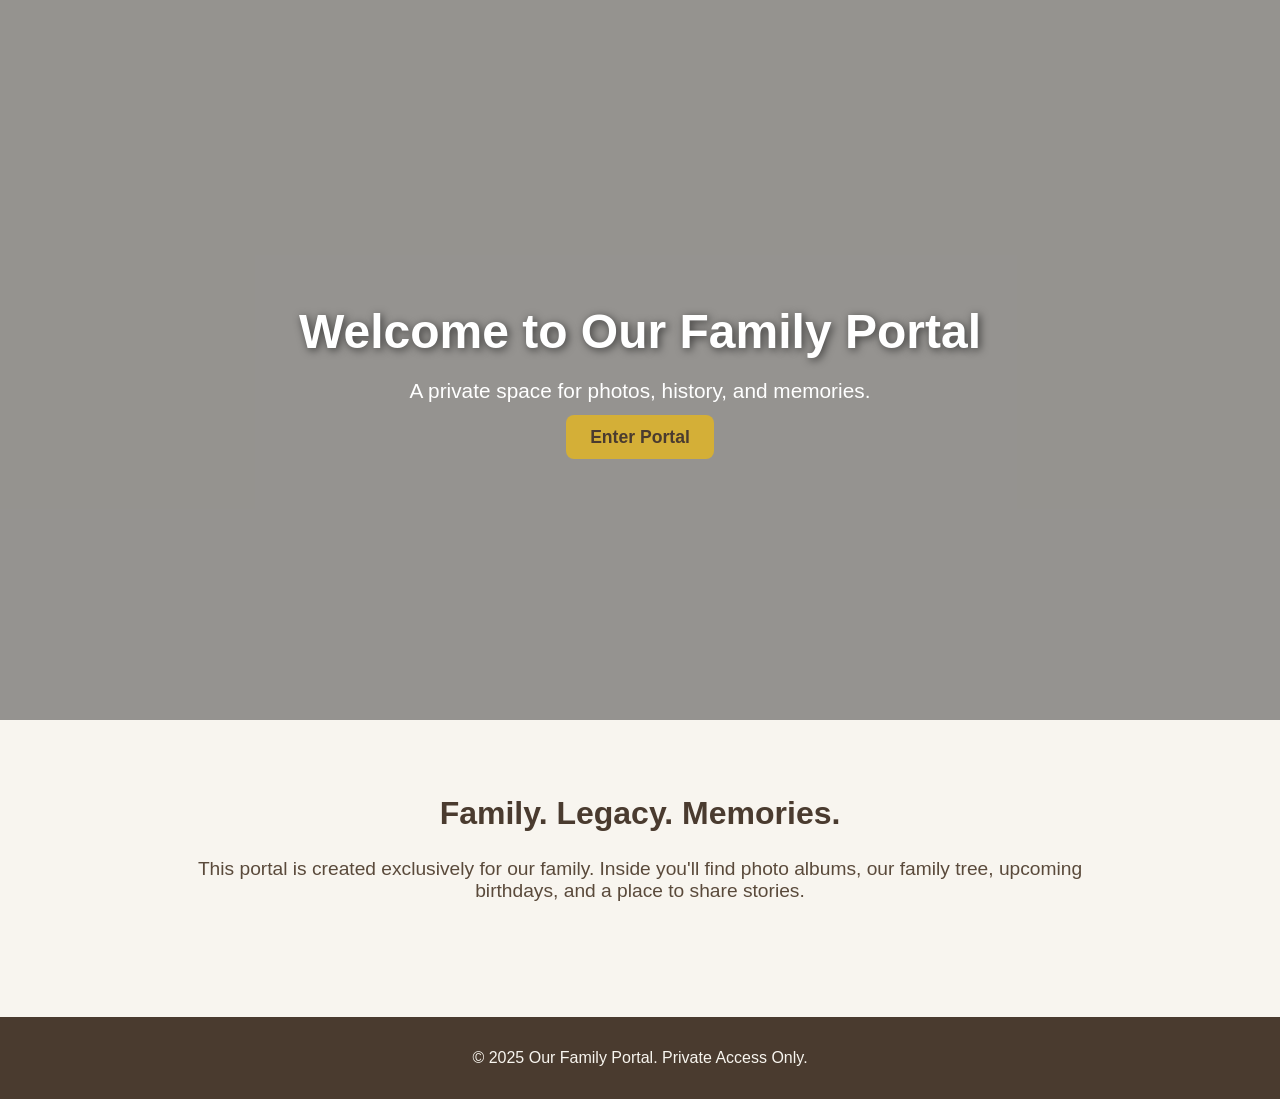
<file: index.html>
<!DOCTYPE html>
<html lang="en">
<head>
  <meta charset="UTF-8" />
  <meta name="viewport" content="width=device-width, initial-scale=1.0" />
  <title>Our Family Portal</title>
  <link rel="stylesheet" href="styles.css" />
</head>
<body>
  <header class="hero">
    <div class="overlay"></div>
    <div class="hero-content">
      <h1>Welcome to Our Family Portal</h1>
      <p>A private space for photos, history, and memories.</p>
      <a href="login.html" class="btn-primary">Enter Portal</a>
    </div>
  </header>

  <section class="intro">
    <h2>Family. Legacy. Memories.</h2>
    <p>
      This portal is created exclusively for our family. Inside you'll find photo albums,
      our family tree, upcoming birthdays, and a place to share stories.
    </p>
  </section>

  <footer>
    <p>© 2025 Our Family Portal. Private Access Only.</p>
  </footer>
</body>
</html>
</file>
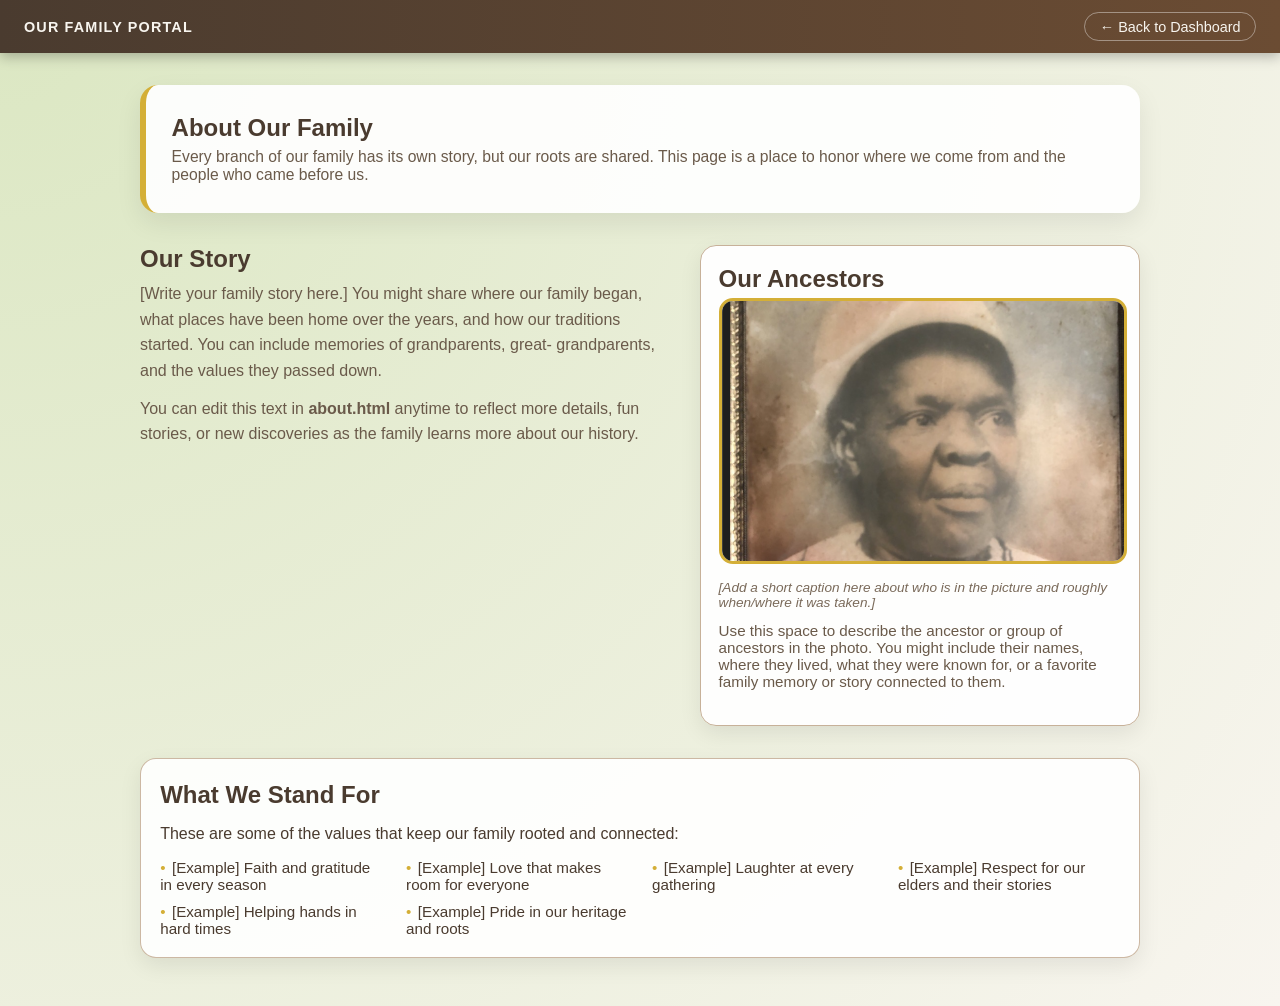
<file: about.html>
<!DOCTYPE html>
<html lang="en">
<head>
  <meta charset="UTF-8" />
  <meta name="viewport" content="width=device-width, initial-scale=1.0" />
  <title>About Our Family - Our Family Portal</title>
  <link rel="stylesheet" href="styles.css" />
  <style>
    body {
      margin: 0;
      background: radial-gradient(circle at top left, var(--green-light), var(--cream));
      font-family: "Segoe UI", Arial, sans-serif;
      color: var(--brown-dark);
    }

    .top-bar {
      background: linear-gradient(90deg, var(--brown-dark), #6b4c33);
      color: var(--cream);
      padding: 0.75rem 1.5rem;
      display: flex;
      align-items: center;
      justify-content: space-between;
      box-shadow: 0 4px 12px rgba(0,0,0,0.25);
    }

    .top-bar .brand {
      font-weight: 700;
      letter-spacing: 0.08em;
      text-transform: uppercase;
      font-size: 0.9rem;
    }

    .top-bar a.back {
      color: var(--cream);
      text-decoration: none;
      font-size: 0.9rem;
      padding: 0.35rem 0.9rem;
      border-radius: 999px;
      border: 1px solid rgba(255,255,255,0.4);
    }

    .top-bar a.back:hover {
      background: rgba(255,255,255,0.12);
    }

    .about-wrapper {
      max-width: 1000px;
      margin: 2rem auto 3rem;
      padding: 0 1rem;
    }

    .about-hero {
      background: rgba(255,255,255,0.92);
      border-radius: 18px;
      padding: 1.8rem 1.6rem;
      box-shadow: 0 10px 26px rgba(0,0,0,0.08);
      border-left: 6px solid var(--gold);
      margin-bottom: 2rem;
    }

    .about-hero h1 {
      margin: 0 0 0.4rem;
    }

    .about-hero p {
      margin: 0;
      color: #6a5a4a;
      font-size: 0.98rem;
    }

    .about-main {
      display: grid;
      grid-template-columns: minmax(0, 1.2fr) minmax(0, 1fr);
      gap: 2rem;
      align-items: flex-start;
      margin-bottom: 2rem;
    }

    @media (max-width: 768px) {
      .about-main {
        grid-template-columns: 1fr;
      }
    }

    .story-block h2 {
      margin-top: 0;
      margin-bottom: 0.5rem;
    }

    .story-block p {
      margin-top: 0;
      margin-bottom: 0.75rem;
      line-height: 1.6;
      color: #6a5a4a;
    }

    .ancestor-card {
      background: rgba(255,255,255,0.95);
      border-radius: 16px;
      padding: 1.2rem 1.1rem 1.4rem;
      box-shadow: 0 8px 22px rgba(0,0,0,0.08);
      border: 1px solid var(--brown-light);
    }

    .ancestor-card h2 {
      margin-top: 0;
      margin-bottom: 0.3rem;
    }

    .ancestor-card p {
      margin-top: 0.2rem;
      margin-bottom: 0.75rem;
      font-size: 0.95rem;
      color: #6a5a4a;
    }

    .ancestor-photo {
      width: 100%;
      border-radius: 14px;
      margin-bottom: 0.75rem;
      border: 3px solid var(--gold);
      object-fit: cover;
      max-height: 260px;
    }

    .ancestor-caption {
      font-size: 0.85rem;
      color: #7a6a5a;
      font-style: italic;
      margin-bottom: 0.75rem;
    }

    .values-section {
      background: rgba(255,255,255,0.9);
      border-radius: 16px;
      padding: 1.4rem 1.2rem 1.3rem;
      box-shadow: 0 8px 22px rgba(0,0,0,0.08);
      border: 1px solid rgba(199,177,153,0.9);
    }

    .values-section h2 {
      margin-top: 0;
      margin-bottom: 0.5rem;
    }

    .values-list {
      list-style: none;
      padding: 0;
      margin: 0;
      display: grid;
      grid-template-columns: repeat(auto-fit, minmax(180px, 1fr));
      gap: 0.6rem 1.5rem;
      font-size: 0.95rem;
    }

    .values-list li::before {
      content: "•";
      margin-right: 0.4rem;
      color: var(--gold);
    }
  </style>
</head>
<body>
  <header class="top-bar">
    <div class="brand">Our Family Portal</div>
    <a href="dashboard.html" class="back">← Back to Dashboard</a>
  </header>

  <div class="about-wrapper">
    <section class="about-hero">
      <h1>About Our Family</h1>
      <p>
        Every branch of our family has its own story, but our roots are shared. This page is a place to
        honor where we come from and the people who came before us.
      </p>
    </section>

    <section class="about-main">
      <div class="story-block">
        <h2>Our Story</h2>
        <p>
          [Write your family story here.] You might share where our family began, what places have been home
          over the years, and how our traditions started. You can include memories of grandparents, great-
          grandparents, and the values they passed down.
        </p>
        <p>
          You can edit this text in <strong>about.html</strong> anytime to reflect more details, fun stories,
          or new discoveries as the family learns more about our history.
        </p>
      </div>

      <aside class="ancestor-card">
        <h2>Our Ancestors</h2>
        <!--
          To use your own ancestor photo:
          1. Upload the photo file to your GitHub repo (same place as about.html), for example: ancestors.jpg
          2. Change the src below from "ancestor-photo.jpg" to your actual file name, like "ancestors.jpg"
        -->
        <img src="Greatgreatgrandmother.png" alt="Our ancestors" class="ancestor-photo" />
        <div class="ancestor-caption">
          [Add a short caption here about who is in the picture and roughly when/where it was taken.]
        </div>
        <p>
          Use this space to describe the ancestor or group of ancestors in the photo. You might include their
          names, where they lived, what they were known for, or a favorite family memory or story connected to them.
        </p>
      </aside>
    </section>

    <section class="values-section">
      <h2>What We Stand For</h2>
      <p>These are some of the values that keep our family rooted and connected:</p>
      <ul class="values-list">
        <li>[Example] Faith and gratitude in every season</li>
        <li>[Example] Love that makes room for everyone</li>
        <li>[Example] Laughter at every gathering</li>
        <li>[Example] Respect for our elders and their stories</li>
        <li>[Example] Helping hands in hard times</li>
        <li>[Example] Pride in our heritage and roots</li>
      </ul>
    </section>
  </div>
</body>
</html>
</file>
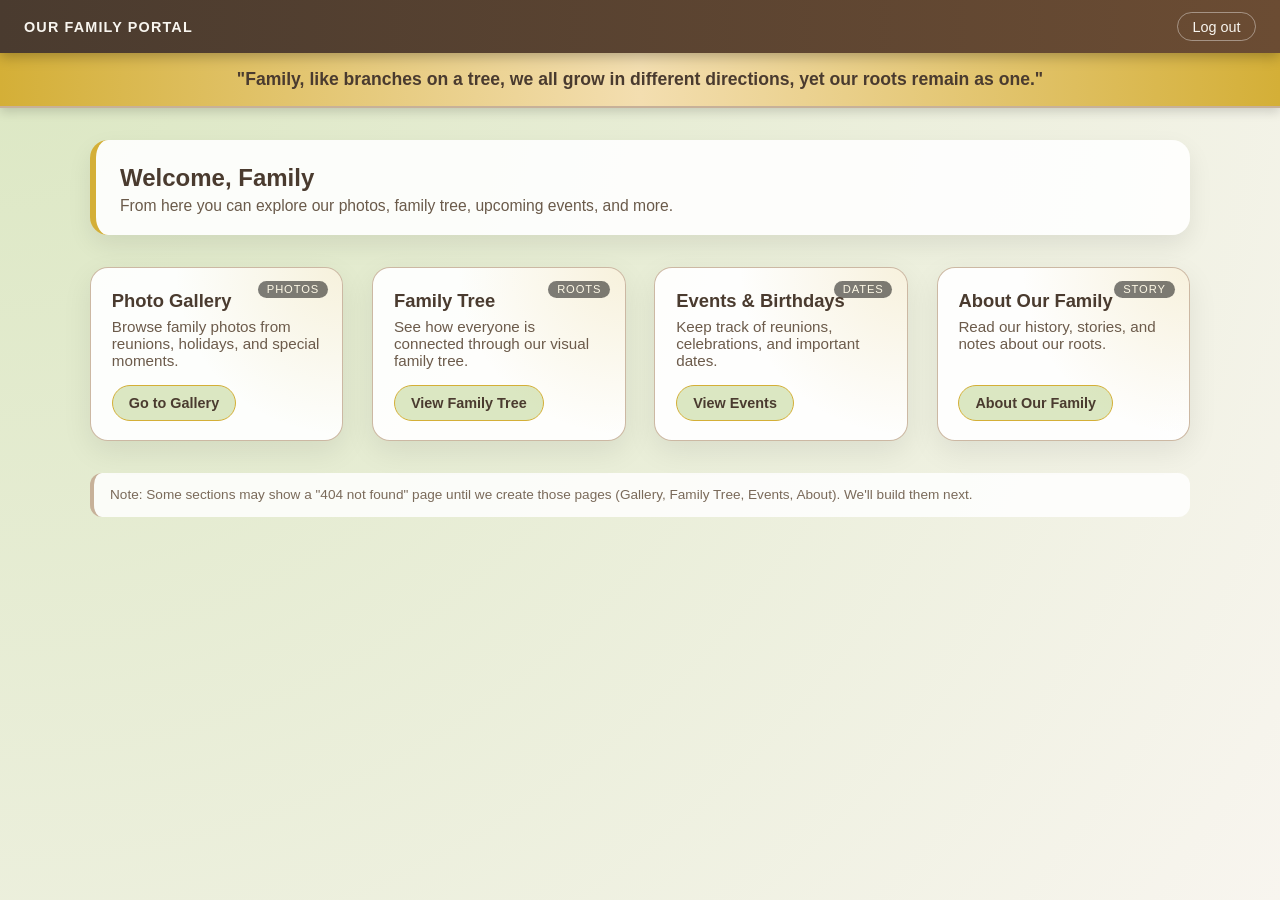
<file: dashboard.html>
<!DOCTYPE html>
<html lang="en">
<head>
  <meta charset="UTF-8" />
  <meta name="viewport" content="width=device-width, initial-scale=1.0" />
  <title>Family Dashboard - Our Family Portal</title>
  <link rel="stylesheet" href="styles.css" />
  <style>
    .dashboard-body {
      margin: 0;
      min-height: 100vh;
      background: radial-gradient(circle at top left, var(--green-light), var(--cream));
    }

    .top-bar {
      background: linear-gradient(90deg, var(--brown-dark), #6b4c33);
      color: var(--cream);
      padding: 0.75rem 1.5rem;
      display: flex;
      align-items: center;
      justify-content: space-between;
      box-shadow: 0 4px 12px rgba(0,0,0,0.25);
      position: sticky;
      top: 0;
      z-index: 10;
    }

    .top-bar .brand {
      font-weight: 700;
      letter-spacing: 0.08em;
      text-transform: uppercase;
      font-size: 0.9rem;
    }

    .top-bar a.logout {
      color: var(--cream);
      text-decoration: none;
      font-size: 0.9rem;
      padding: 0.35rem 0.9rem;
      border-radius: 999px;
      border: 1px solid rgba(255,255,255,0.4);
    }

    .top-bar a.logout:hover {
      background: rgba(255,255,255,0.12);
    }

    .dashboard-wrapper {
      max-width: 1100px;
      margin: 2rem auto 3rem;
      padding: 0 1rem 2.5rem;
      position: relative;
    }

    .dashboard-header {
      background: rgba(255,255,255,0.9);
      border-radius: 18px;
      padding: 1.5rem 1.5rem 1.25rem;
      box-shadow: 0 10px 25px rgba(0,0,0,0.08);
      border-left: 6px solid var(--gold);
    }

    .dashboard-header h1 {
      margin: 0 0 0.3rem;
      color: var(--brown-dark);
    }

    .dashboard-header p {
      margin: 0;
      color: #6a5a4a;
      font-size: 0.98rem;
    }

    .grid {
      display: grid;
      grid-template-columns: repeat(auto-fit, minmax(230px, 1fr));
      gap: 1.8rem;
      margin-top: 2rem;
    }

    .card {
      background: rgba(255,255,255,0.93);
      border-radius: 18px;
      padding: 1.4rem 1.3rem 1.2rem;
      box-shadow: 0 10px 30px rgba(0,0,0,0.08);
      border: 1px solid rgba(199,177,153,0.9);
      display: flex;
      flex-direction: column;
      justify-content: space-between;
      position: relative;
      overflow: hidden;
    }

    .card::before {
      content: "";
      position: absolute;
      inset: 0;
      background: radial-gradient(circle at top right, rgba(212,175,55,0.18), transparent 55%);
      opacity: 0.9;
      pointer-events: none;
    }

    .card-inner {
      position: relative;
      z-index: 1;
    }

    .card-badge {
      position: absolute;
      top: 0.8rem;
      right: 0.9rem;
      background: rgba(0,0,0,0.5);
      color: #fef9e6;
      padding: 0.15rem 0.55rem;
      border-radius: 999px;
      font-size: 0.7rem;
      text-transform: uppercase;
      letter-spacing: 0.08em;
    }

    .card h2 {
      margin-top: 0;
      margin-bottom: 0.35rem;
      font-size: 1.15rem;
      color: var(--brown-dark);
    }

    .card p {
      margin: 0 0 1rem;
      font-size: 0.95rem;
      color: #6c5b4b;
    }

    .card a.card-link {
      align-self: flex-start;
      text-decoration: none;
      font-weight: 600;
      font-size: 0.9rem;
      color: var(--brown-dark);
      padding: 0.55rem 1rem;
      border-radius: 999px;
      border: 1px solid var(--gold);
      background: var(--green-light);
      transition: 0.25s;
    }

    .card a.card-link:hover {
      background: var(--gold);
      color: var(--brown-dark);
      transform: translateY(-1px);
      box-shadow: 0 4px 10px rgba(0,0,0,0.12);
    }

    .note {
      margin-top: 2rem;
      font-size: 0.85rem;
      color: #7a6a5a;
      background: rgba(255,255,255,0.85);
      border-radius: 12px;
      padding: 0.9rem 1rem;
      border-left: 4px solid var(--brown-light);
    }
  .quote-banner {
      background: linear-gradient(90deg, var(--gold), #f3deb0, var(--gold));
      color: var(--brown-dark);
      text-align: center;
      padding: 1rem 1.2rem;
      font-size: 1.1rem;
      font-weight: 600;
      border-bottom: 2px solid var(--brown-light);
      box-shadow: 0 4px 10px rgba(0,0,0,0.15);
    }
  </style>
</head>
<body class="dashboard-body">
  <div class="top-bar">
    <div class="brand">Our Family Portal</div>
    <a href="index.html" class="logout">Log out</a>
  </div>

  <div class="quote-banner">
      "Family, like branches on a tree, we all grow in different directions, yet our roots remain as one."
    </div>

  <main class="dashboard-wrapper">
    <section class="dashboard-header">
      <h1>Welcome, Family</h1>
      <p>From here you can explore our photos, family tree, upcoming events, and more.</p>
    </section>

    <section class="grid">
      <article class="card">
        <span class="card-badge">Photos</span>
        <div class="card-inner">
          <h2>Photo Gallery</h2>
          <p>Browse family photos from reunions, holidays, and special moments.</p>
        </div>
        <a href="gallery.html" class="card-link">Go to Gallery</a>
      </article>

      <article class="card">
        <span class="card-badge">Roots</span>
        <div class="card-inner">
          <h2>Family Tree</h2>
          <p>See how everyone is connected through our visual family tree.</p>
        </div>
        <a href="familytree.html" class="card-link">View Family Tree</a>
      </article>

      <article class="card">
        <span class="card-badge">Dates</span>
        <div class="card-inner">
          <h2>Events & Birthdays</h2>
          <p>Keep track of reunions, celebrations, and important dates.</p>
        </div>
        <a href="events.html" class="card-link">View Events</a>
      </article>

      <article class="card">
        <span class="card-badge">Story</span>
        <div class="card-inner">
          <h2>About Our Family</h2>
          <p>Read our history, stories, and notes about our roots.</p>
        </div>
        <a href="about.html" class="card-link">About Our Family</a>
      </article>
    </section>

    <p class="note">
      Note: Some sections may show a "404 not found" page until we create those pages (Gallery, Family Tree, Events, About). We'll build them next.
    </p>
  </main>
</body>
</html>
</file>
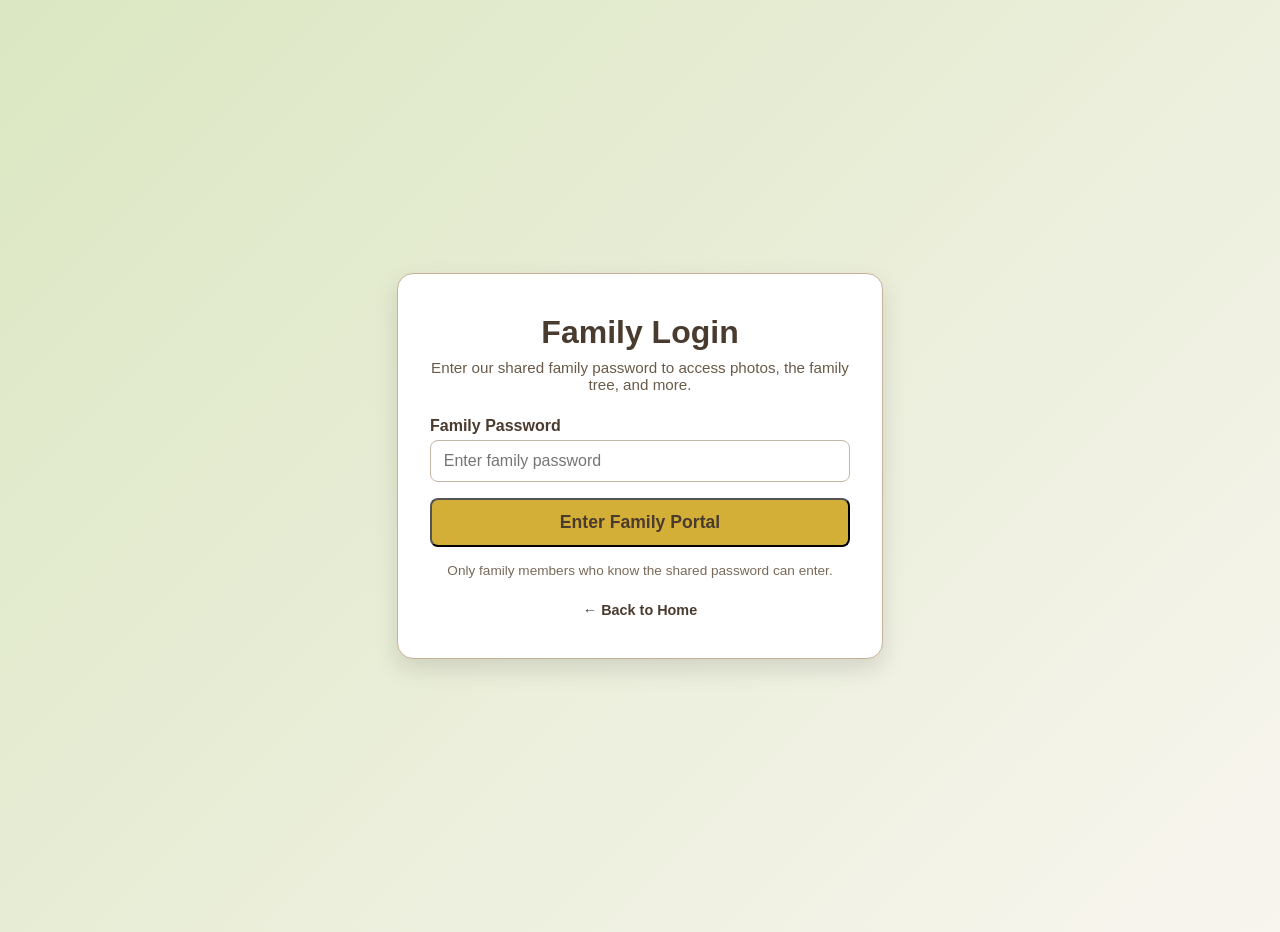
<file: login.html>
<!DOCTYPE html>
<html lang="en">
<head>
  <meta charset="UTF-8" />
  <meta name="viewport" content="width=device-width, initial-scale=1.0" />
  <title>Family Login - Our Family Portal</title>
  <link rel="stylesheet" href="styles.css" />
  <style>
    .auth-wrapper {
      min-height: 100vh;
      display: flex;
      align-items: center;
      justify-content: center;
      background: linear-gradient(135deg, var(--green-light), var(--cream));
      padding: 1rem;
    }

    .auth-card {
      background: white;
      border-radius: 16px;
      box-shadow: 0 10px 25px rgba(0,0,0,0.12);
      padding: 2.5rem 2rem;
      max-width: 420px;
      width: 100%;
      border: 1px solid var(--brown-light);
    }

    .auth-card h1 {
      margin-top: 0;
      margin-bottom: 0.5rem;
      color: var(--brown-dark);
      text-align: center;
    }

    .auth-card p.subtext {
      margin-top: 0;
      margin-bottom: 1.5rem;
      text-align: center;
      color: #6a5a4a;
      font-size: 0.95rem;
    }

    .auth-card label {
      display: block;
      margin-bottom: 0.35rem;
      font-weight: 600;
      color: var(--brown-dark);
    }

    .auth-card input[type="password"] {
      width: 100%;
      padding: 0.7rem 0.8rem;
      border-radius: 8px;
      border: 1px solid #c4b6a5;
      font-size: 1rem;
      margin-bottom: 1rem;
      box-sizing: border-box;
    }

    .auth-card .btn-primary {
      width: 100%;
      display: inline-block;
      text-align: center;
    }

    .auth-card .hint {
      margin-top: 1rem;
      font-size: 0.85rem;
      color: #7a6a5a;
      text-align: center;
    }

    .auth-card .error {
      display: none;
      margin-bottom: 0.75rem;
      font-size: 0.9rem;
      color: #b3261e;
      background: #fdecea;
      padding: 0.5rem 0.75rem;
      border-radius: 6px;
    }

    .back-link {
      display: block;
      margin-top: 1.5rem;
      text-align: center;
      font-size: 0.9rem;
    }

    .back-link a {
      color: var(--brown-dark);
      text-decoration: none;
      font-weight: 600;
    }

    .back-link a:hover {
      text-decoration: underline;
    }
  </style>
</head>
<body>
  <div class="auth-wrapper">
    <div class="auth-card">
      <h1>Family Login</h1>
      <p class="subtext">Enter our shared family password to access photos, the family tree, and more.</p>

      <div id="error" class="error">Incorrect password. Please try again.</div>

      <form onsubmit="handleLogin(event)">
        <label for="password">Family Password</label>
        <input type="password" id="password" placeholder="Enter family password" required />
        <button type="submit" class="btn-primary">Enter Family Portal</button>
      </form>

      <div class="hint">
        Only family members who know the shared password can enter.
      </div>

      <div class="back-link">
        <a href="index.html">← Back to Home</a>
      </div>
    </div>
  </div>

  <script>
    // Change this to whatever password you want to use
    const FAMILY_PASSWORD = "family2025";

    function handleLogin(event) {
      event.preventDefault();
      const entered = document.getElementById("password").value.trim();
      const errorBox = document.getElementById("error");

      if (entered === FAMILY_PASSWORD) {
        // On success, send them to the dashboard page (we'll create this next)
        window.location.href = "dashboard.html";
      } else {
        errorBox.style.display = "block";
      }
    }
  </script>
</body>
</html>
</file>
<file: styles.css>
/* Global Theme: Browns, Gold, Light Greens */

:root {
  --brown-dark: #4a3b2f;
  --brown-light: #c7b199;
  --gold: #d4af37;
  --green-light: #dbe7c2;
  --cream: #f8f5ef;
}

body {
  margin: 0;
  padding: 0;
  font-family: "Segoe UI", Arial, sans-serif;
  background: var(--cream);
  color: var(--brown-dark);
}

/* Hero Section */
.hero {
  position: relative;
  height: 80vh;
  background: url('https://images.unsplash.com/photo-1506744038136-46273834b3fb') center/cover no-repeat;
  display: flex;
  align-items: center;
  justify-content: center;
  text-align: center;
  color: white;
}

.hero .overlay {
  position: absolute;
  top: 0;
  left: 0;
  width: 100%;
  height: 100%;
  background: rgba(0, 0, 0, 0.4);
}

.hero-content {
  position: relative;
  z-index: 2;
}

.hero h1 {
  font-size: 3rem;
  margin-bottom: 0.5rem;
  text-shadow: 2px 2px 8px rgba(0, 0, 0, 0.6);
}

.hero p {
  font-size: 1.3rem;
  margin-bottom: 1.5rem;
}

/* Buttons */
.btn-primary {
  background: var(--gold);
  color: var(--brown-dark);
  padding: 0.75rem 1.5rem;
  font-size: 1.1rem;
  border-radius: 8px;
  text-decoration: none;
  font-weight: bold;
  transition: 0.3s;
}

.btn-primary:hover {
  background: var(--brown-light);
  color: white;
}

/* Intro Section */
.intro {
  padding: 3rem 1rem;
  max-width: 900px;
  margin: auto;
  text-align: center;
}

.intro h2 {
  font-size: 2rem;
  color: var(--brown-dark);
}

.intro p {
  font-size: 1.2rem;
  margin-top: 1rem;
  color: #5a4a3b;
}

/* Footer */
footer {
  background: var(--brown-dark);
  color: var(--cream);
  text-align: center;
  padding: 1rem;
  margin-top: 3rem;
}
</file>
